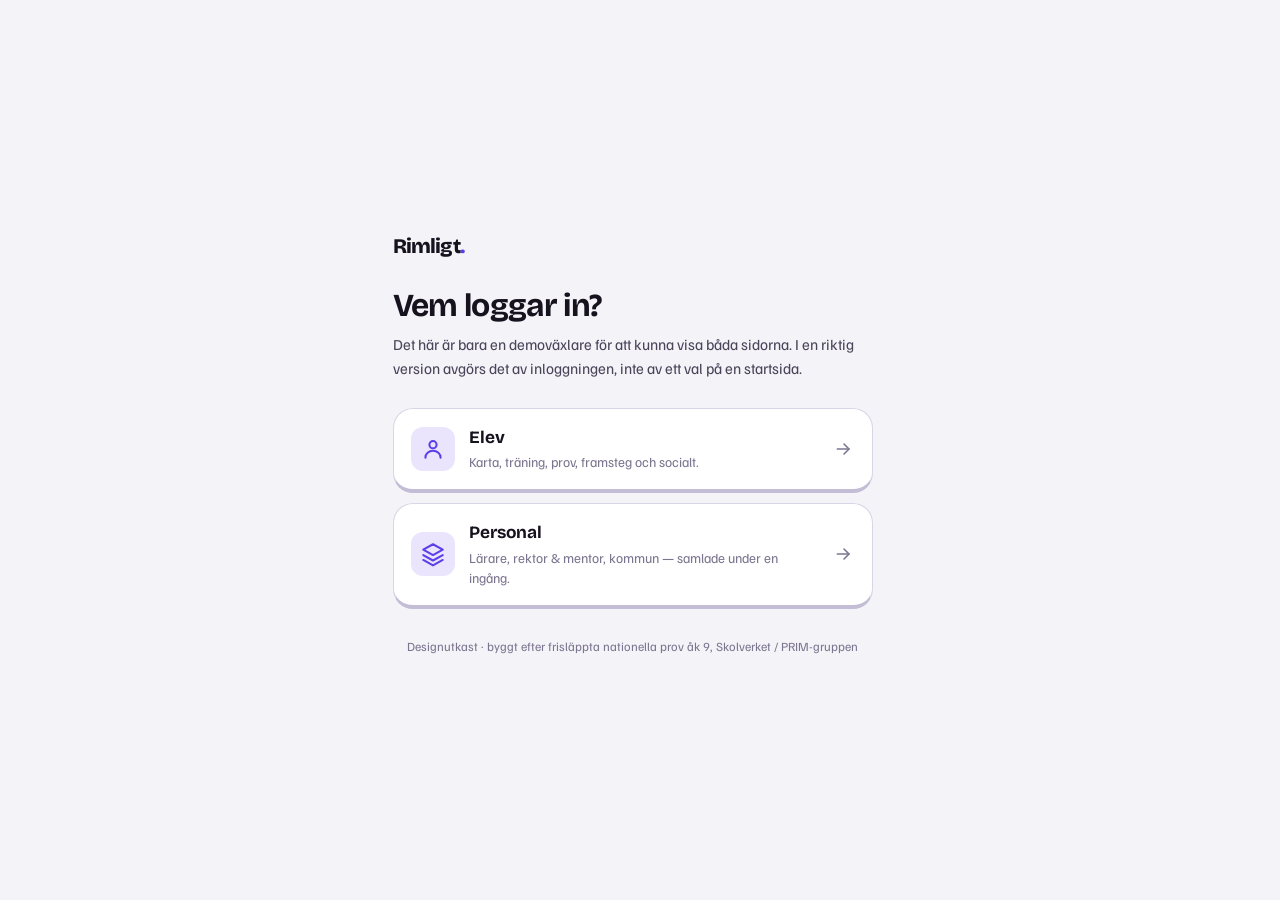
<file: index.html>
<!DOCTYPE html>
<html lang="sv">
<head>
<meta charset="utf-8">
<meta name="viewport" content="width=device-width, initial-scale=1, viewport-fit=cover">
<meta name="description" content="Rimligt — matteapp för åk 7–9, kopplad till Lgr22. Designutkast.">
<meta name="color-scheme" content="light dark">
<title>Rimligt — välj vy</title>

<link rel="preconnect" href="https://fonts.googleapis.com">
<link rel="preconnect" href="https://fonts.gstatic.com" crossorigin>
<link rel="stylesheet" href="https://fonts.googleapis.com/css2?family=Bricolage+Grotesque:opsz,wght@12..96,600;12..96,700;12..96,800&family=Familjen+Grotesk:wght@400;500;600;700&family=JetBrains+Mono:wght@400;700&display=swap">

<link rel="stylesheet" href="css/stil.css">
<link rel="icon" href="data:image/svg+xml,<svg xmlns='http://www.w3.org/2000/svg' viewBox='0 0 100 100'><text y='.9em' font-size='90'>🧮</text></svg>">
</head>
<body>

<div class="hub">
  <div class="hub-inner">
    <div class="hub-markesnamn">Rimligt<i>.</i></div>
    <h1 class="hub-rubrik">Vem loggar in?</h1>
    <p class="hub-under">
      Det här är bara en demoväxlare för att kunna visa båda sidorna. I en riktig version
      avgörs det av inloggningen, inte av ett val på en startsida.
    </p>

    <div class="hub-kort">
      <a class="hub-lank" href="elev/">
        <span class="hub-ikon" id="ik-elev"></span>
        <span class="hub-txt">
          <b>Elev</b>
          <small>Karta, träning, prov, framsteg och socialt.</small>
        </span>
        <span class="hub-pil" id="ik-pil-1"></span>
      </a>
      <a class="hub-lank" href="personal/">
        <span class="hub-ikon" id="ik-personal"></span>
        <span class="hub-txt">
          <b>Personal</b>
          <small>Lärare, rektor & mentor, kommun — samlade under en ingång.</small>
        </span>
        <span class="hub-pil" id="ik-pil-2"></span>
      </a>
    </div>

    <p class="hub-fotnot">Designutkast · byggt efter frisläppta nationella prov åk 9, Skolverket / PRIM-gruppen</p>
  </div>
</div>

<script src="js/ikoner.js"></script>
<script>
  document.getElementById('ik-elev').append(ikon('anvandare', 26));
  document.getElementById('ik-personal').append(ikon('lager', 26));
  ['ik-pil-1','ik-pil-2'].forEach(id => document.getElementById(id).append(ikon('pilHoger', 20)));
</script>
</body>
</html>
</file>
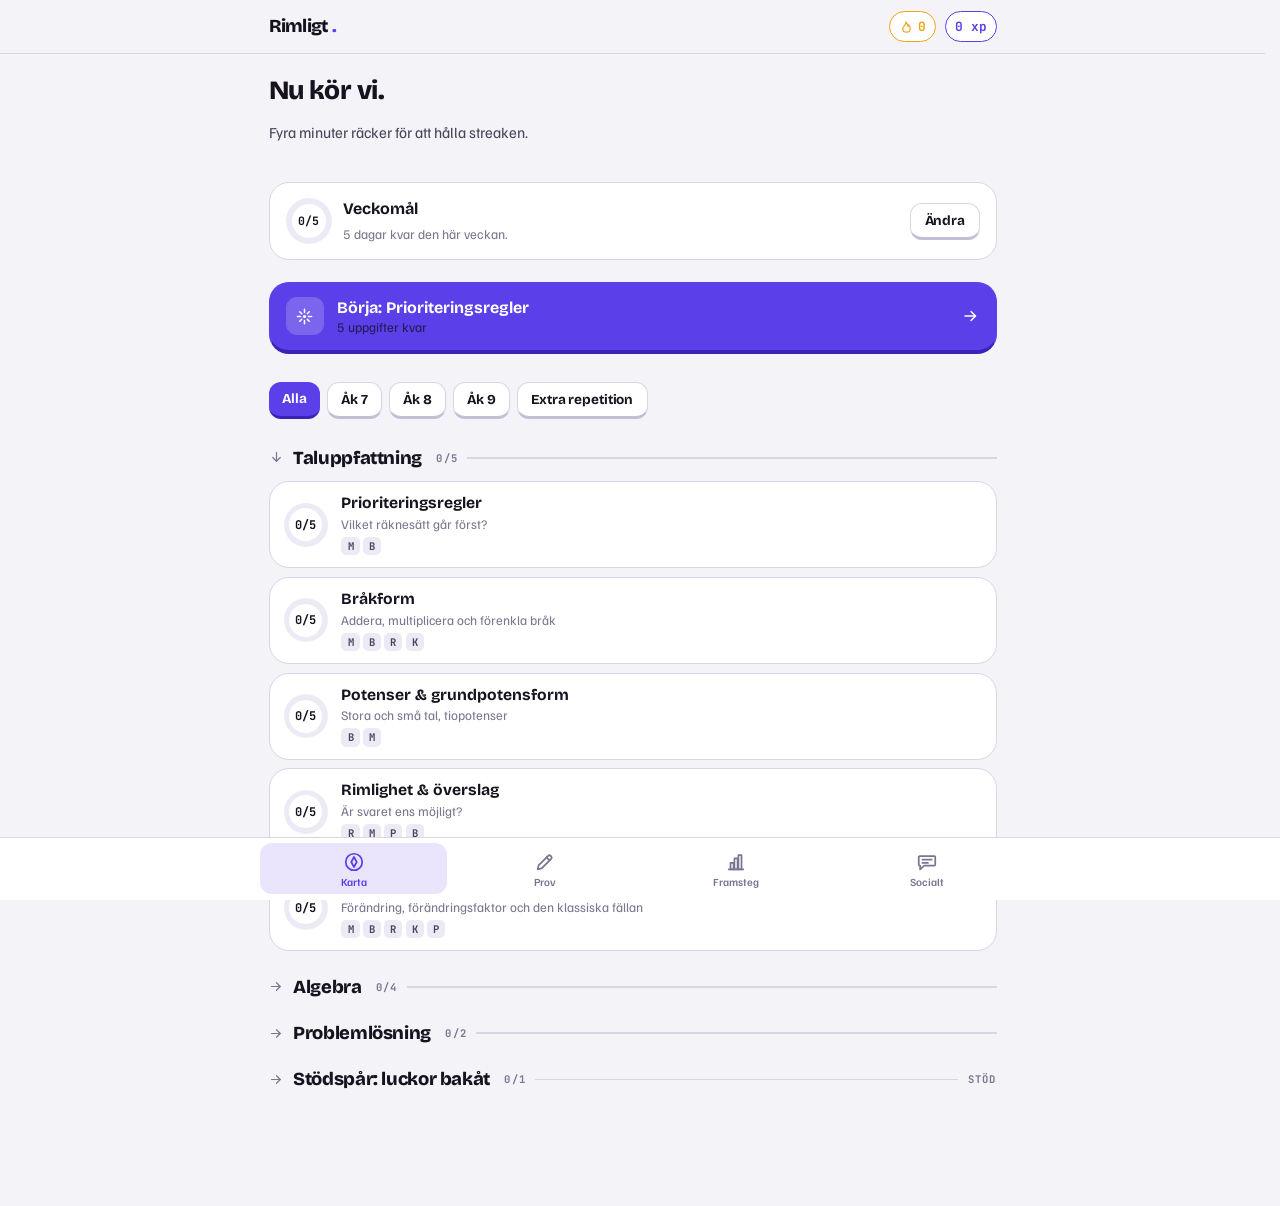
<file: elev/index.html>
<!DOCTYPE html>
<html lang="sv">
<head>
<meta charset="utf-8">
<meta name="viewport" content="width=device-width, initial-scale=1, viewport-fit=cover">
<meta name="description" content="Rimligt — matte åk 7–9, kopplad till Lgr22. Elevvy.">
<meta name="color-scheme" content="light dark">
<title>Rimligt — matte åk 7–9</title>

<link rel="preconnect" href="https://fonts.googleapis.com">
<link rel="preconnect" href="https://fonts.gstatic.com" crossorigin>
<link rel="stylesheet" href="https://fonts.googleapis.com/css2?family=Bricolage+Grotesque:opsz,wght@12..96,600;12..96,700;12..96,800&family=Familjen+Grotesk:wght@400;500;600;700&family=JetBrains+Mono:wght@400;700&display=swap">

<link rel="stylesheet" href="../css/stil.css">
<link rel="icon" href="data:image/svg+xml,<svg xmlns='http://www.w3.org/2000/svg' viewBox='0 0 100 100'><text y='.9em' font-size='90'>🧮</text></svg>">
</head>
<body>

<a class="endast-skarmlasare" href="#app">Hoppa till innehållet</a>

<div id="app">
  <noscript>
    <div style="max-width:640px;margin:3rem auto;padding:1.5rem;font-family:system-ui">
      <h1>Rimligt</h1><p>Den här demon behöver JavaScript för att fungera.</p>
    </div>
  </noscript>
</div>

<script src="../js/innehall.js"></script>
<script src="../js/ikoner.js"></script>
<script src="../js/delat.js"></script>
<script src="elev-app.js"></script>
</body>
</html>
</file>
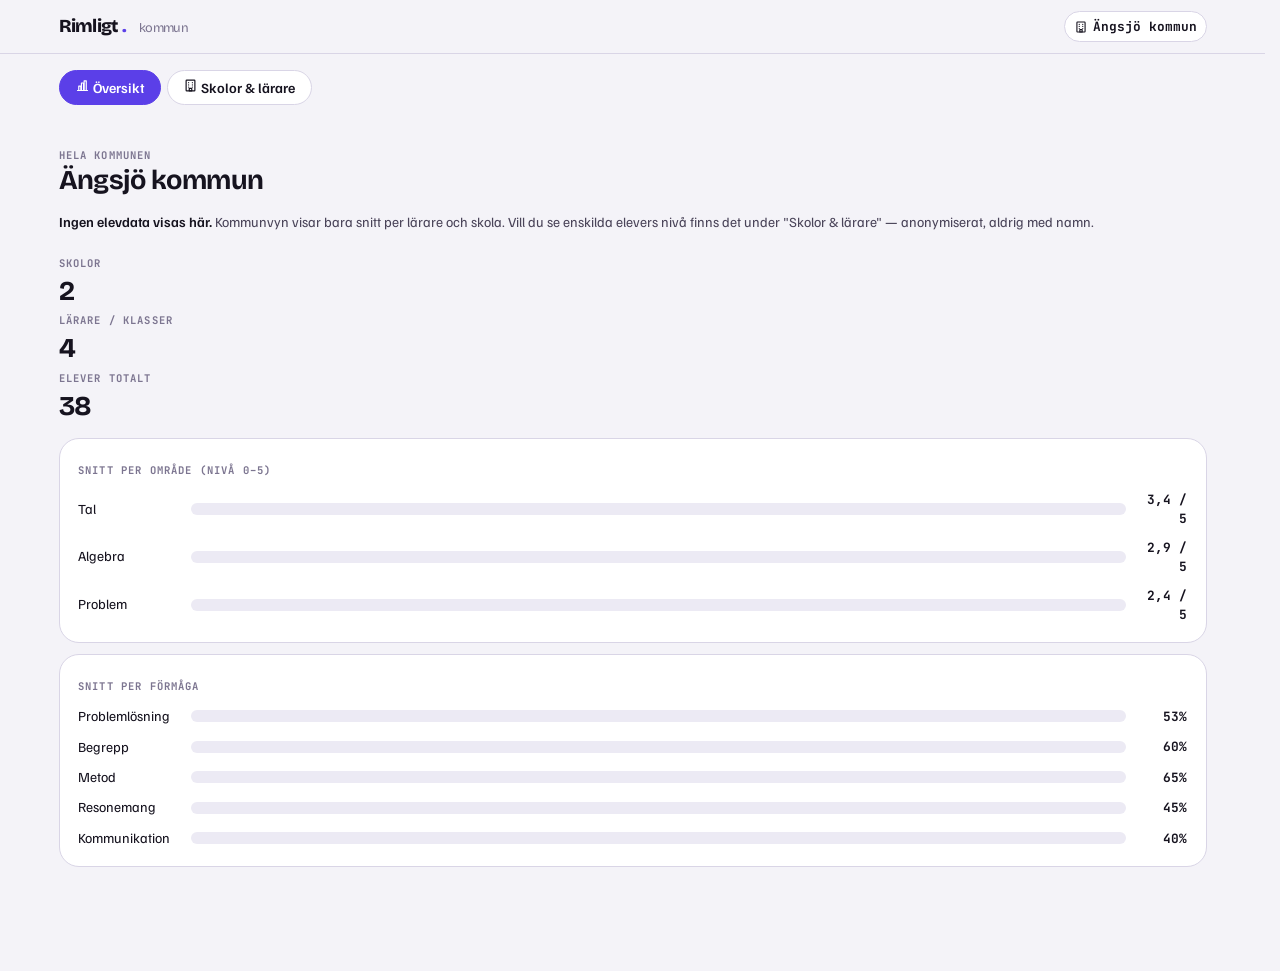
<file: kommun/index.html>
<!DOCTYPE html>
<html lang="sv">
<head>
<meta charset="utf-8">
<meta name="viewport" content="width=device-width, initial-scale=1, viewport-fit=cover">
<meta name="description" content="Rimligt — matte åk 7–9, kopplad till Lgr22. Kommunvy.">
<meta name="color-scheme" content="light dark">
<title>Rimligt — kommun</title>

<link rel="preconnect" href="https://fonts.googleapis.com">
<link rel="preconnect" href="https://fonts.gstatic.com" crossorigin>
<link rel="stylesheet" href="https://fonts.googleapis.com/css2?family=Bricolage+Grotesque:opsz,wght@12..96,600;12..96,700;12..96,800&family=Familjen+Grotesk:wght@400;500;600;700&family=JetBrains+Mono:wght@400;700&display=swap">

<link rel="stylesheet" href="../css/stil.css">
<link rel="icon" href="data:image/svg+xml,<svg xmlns='http://www.w3.org/2000/svg' viewBox='0 0 100 100'><text y='.9em' font-size='90'>🏛️</text></svg>">
</head>
<body>

<a class="endast-skarmlasare" href="#app">Hoppa till innehållet</a>

<div id="app">
  <noscript>
    <div style="max-width:640px;margin:3rem auto;padding:1.5rem;font-family:system-ui">
      <h1>Rimligt — kommun</h1><p>Den här demon behöver JavaScript för att fungera.</p>
    </div>
  </noscript>
</div>

<script src="../js/innehall.js"></script>
<script src="../js/ikoner.js"></script>
<script src="../js/delat.js"></script>
<script src="kommun-app.js"></script>
</body>
</html>
</file>
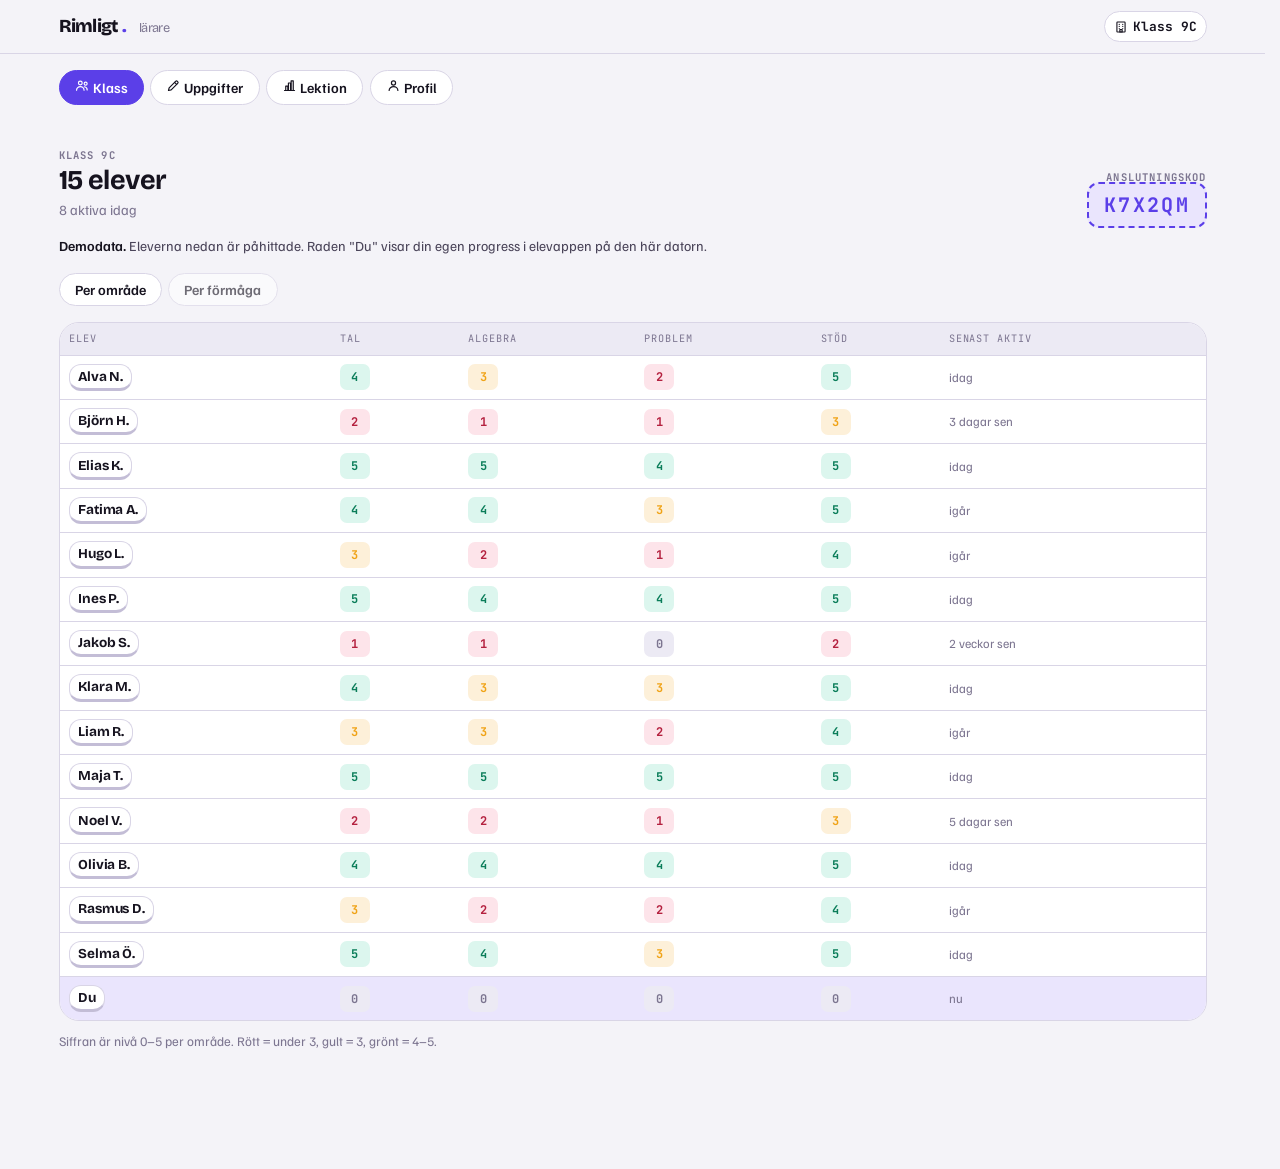
<file: larare/index.html>
<!DOCTYPE html>
<html lang="sv">
<head>
<meta charset="utf-8">
<meta name="viewport" content="width=device-width, initial-scale=1, viewport-fit=cover">
<meta name="description" content="Rimligt — matte åk 7–9, kopplad till Lgr22. Lärarvy.">
<meta name="color-scheme" content="light dark">
<title>Rimligt — lärare</title>

<link rel="preconnect" href="https://fonts.googleapis.com">
<link rel="preconnect" href="https://fonts.gstatic.com" crossorigin>
<link rel="stylesheet" href="https://fonts.googleapis.com/css2?family=Bricolage+Grotesque:opsz,wght@12..96,600;12..96,700;12..96,800&family=Familjen+Grotesk:wght@400;500;600;700&family=JetBrains+Mono:wght@400;700&display=swap">

<link rel="stylesheet" href="../css/stil.css">
<link rel="icon" href="data:image/svg+xml,<svg xmlns='http://www.w3.org/2000/svg' viewBox='0 0 100 100'><text y='.9em' font-size='90'>🧑‍🏫</text></svg>">
</head>
<body>

<a class="endast-skarmlasare" href="#app">Hoppa till innehållet</a>

<div id="app">
  <noscript>
    <div style="max-width:640px;margin:3rem auto;padding:1.5rem;font-family:system-ui">
      <h1>Rimligt — lärare</h1><p>Den här demon behöver JavaScript för att fungera.</p>
    </div>
  </noscript>
</div>

<script src="../js/innehall.js"></script>
<script src="../js/ikoner.js"></script>
<script src="../js/delat.js"></script>
<script src="larare-app.js"></script>
</body>
</html>
</file>
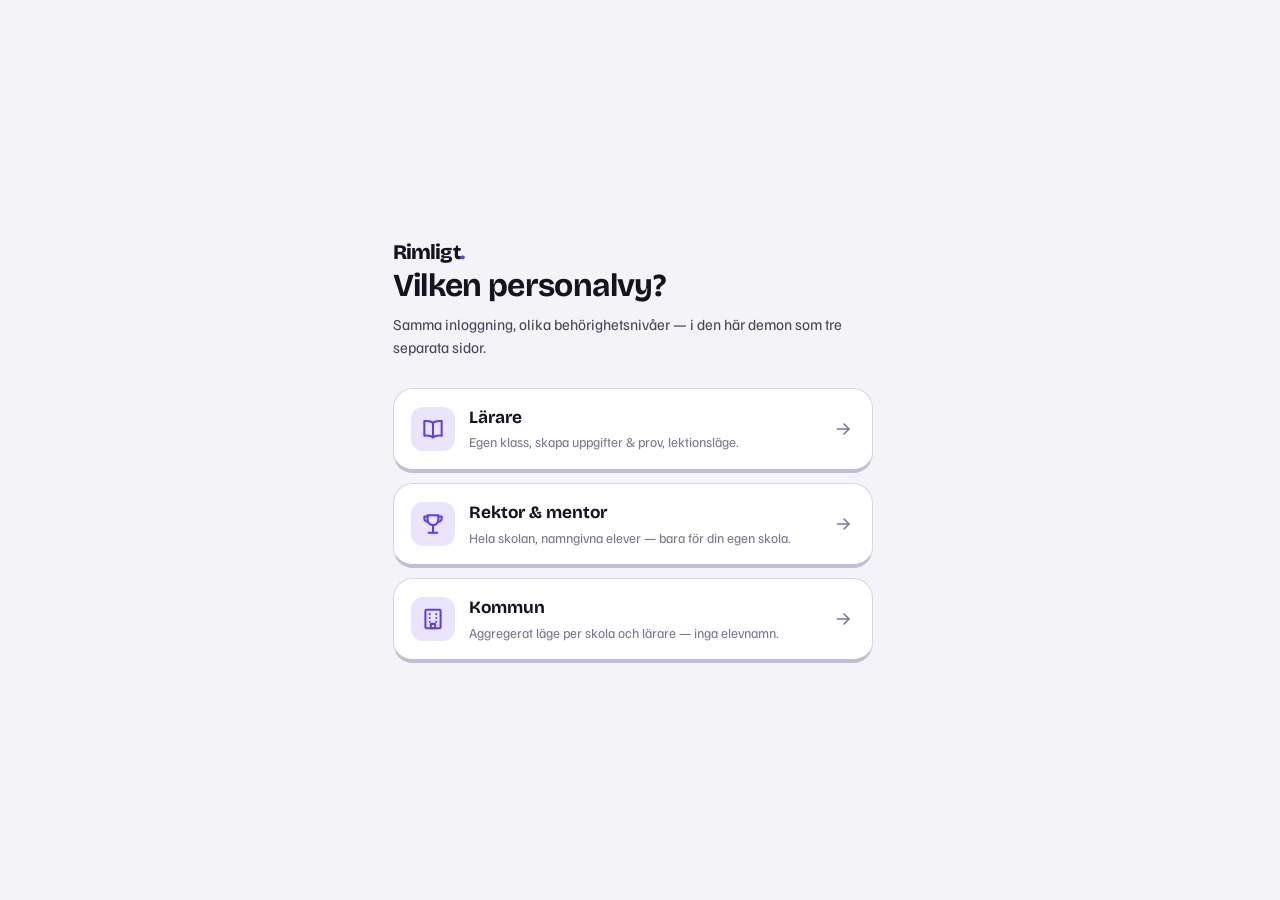
<file: personal/index.html>
<!DOCTYPE html>
<html lang="sv">
<head>
<meta charset="utf-8">
<meta name="viewport" content="width=device-width, initial-scale=1, viewport-fit=cover">
<meta name="description" content="Rimligt — personalvyer: lärare, rektor & mentor, kommun.">
<meta name="color-scheme" content="light dark">
<title>Rimligt — personal</title>

<link rel="preconnect" href="https://fonts.googleapis.com">
<link rel="preconnect" href="https://fonts.gstatic.com" crossorigin>
<link rel="stylesheet" href="https://fonts.googleapis.com/css2?family=Bricolage+Grotesque:opsz,wght@12..96,600;12..96,700;12..96,800&family=Familjen+Grotesk:wght@400;500;600;700&family=JetBrains+Mono:wght@400;700&display=swap">

<link rel="stylesheet" href="../css/stil.css">
<link rel="icon" href="data:image/svg+xml,<svg xmlns='http://www.w3.org/2000/svg' viewBox='0 0 100 100'><text y='.9em' font-size='90'>🧑‍🏫</text></svg>">
</head>
<body>

<div class="hub">
  <div class="hub-inner">
    <a class="hub-markesnamn" href="../" style="text-decoration:none">Rimligt<i>.</i></a>
    <h1 class="hub-rubrik">Vilken personalvy?</h1>
    <p class="hub-under">Samma inloggning, olika behörighetsnivåer — i den här demon som tre separata sidor.</p>

    <div class="hub-kort">
      <a class="hub-lank" href="../larare/">
        <span class="hub-ikon" id="ik-larare"></span>
        <span class="hub-txt">
          <b>Lärare</b>
          <small>Egen klass, skapa uppgifter & prov, lektionsläge.</small>
        </span>
        <span class="hub-pil" id="ik-pil-1"></span>
      </a>
      <a class="hub-lank" href="../rektor/">
        <span class="hub-ikon" id="ik-rektor"></span>
        <span class="hub-txt">
          <b>Rektor & mentor</b>
          <small>Hela skolan, namngivna elever — bara för din egen skola.</small>
        </span>
        <span class="hub-pil" id="ik-pil-2"></span>
      </a>
      <a class="hub-lank" href="../kommun/">
        <span class="hub-ikon" id="ik-kommun"></span>
        <span class="hub-txt">
          <b>Kommun</b>
          <small>Aggregerat läge per skola och lärare — inga elevnamn.</small>
        </span>
        <span class="hub-pil" id="ik-pil-3"></span>
      </a>
    </div>
  </div>
</div>

<script src="../js/ikoner.js"></script>
<script>
  document.getElementById('ik-larare').append(ikon('bok', 26));
  document.getElementById('ik-rektor').append(ikon('pokal', 26));
  document.getElementById('ik-kommun').append(ikon('byggnad', 26));
  ['ik-pil-1','ik-pil-2','ik-pil-3'].forEach(id => document.getElementById(id).append(ikon('pilHoger', 20)));
</script>
</body>
</html>
</file>
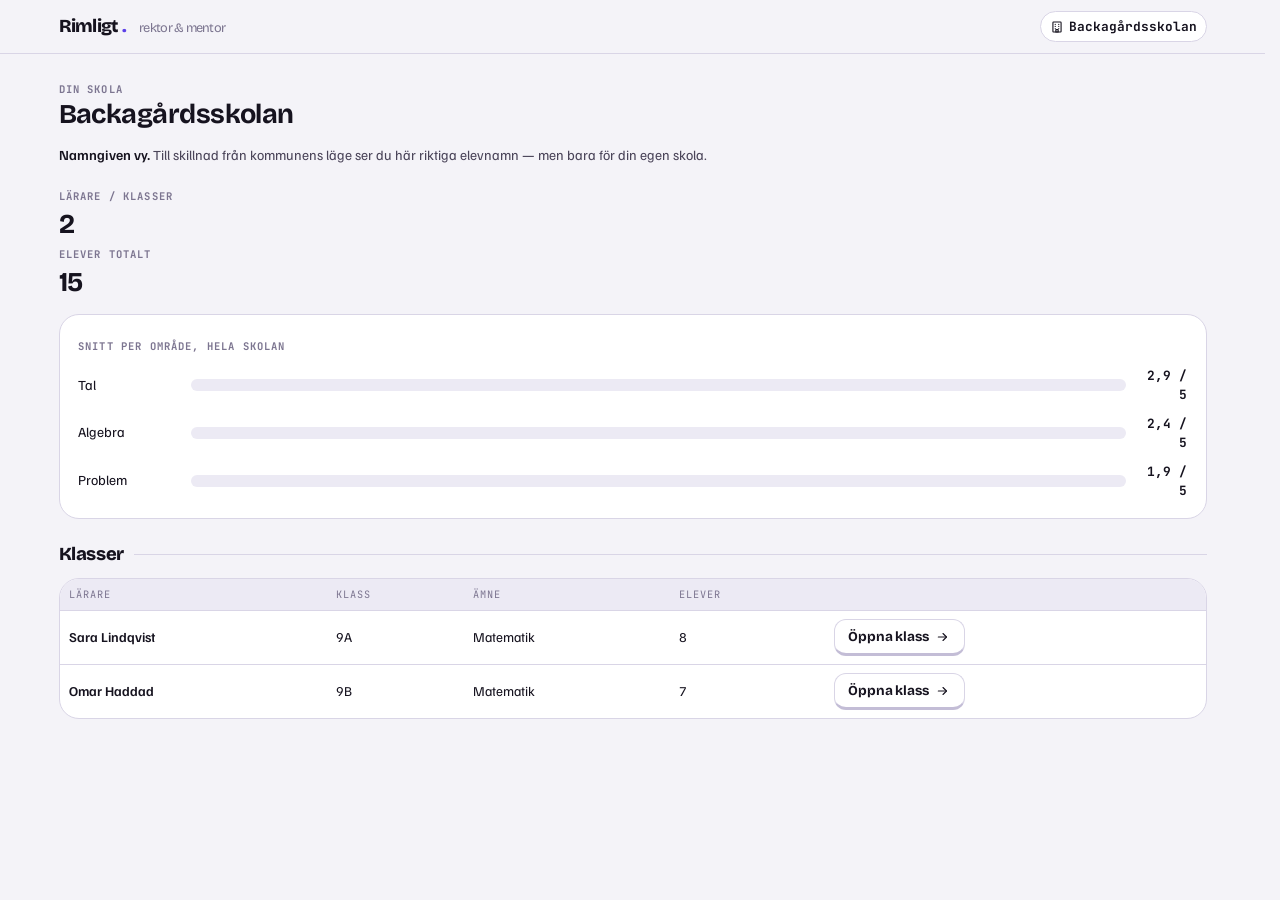
<file: rektor/index.html>
<!DOCTYPE html>
<html lang="sv">
<head>
<meta charset="utf-8">
<meta name="viewport" content="width=device-width, initial-scale=1, viewport-fit=cover">
<meta name="description" content="Rimligt — matte åk 7–9, kopplad till Lgr22. Rektor & mentor.">
<meta name="color-scheme" content="light dark">
<title>Rimligt — rektor & mentor</title>

<link rel="preconnect" href="https://fonts.googleapis.com">
<link rel="preconnect" href="https://fonts.gstatic.com" crossorigin>
<link rel="stylesheet" href="https://fonts.googleapis.com/css2?family=Bricolage+Grotesque:opsz,wght@12..96,600;12..96,700;12..96,800&family=Familjen+Grotesk:wght@400;500;600;700&family=JetBrains+Mono:wght@400;700&display=swap">

<link rel="stylesheet" href="../css/stil.css">
<link rel="icon" href="data:image/svg+xml,<svg xmlns='http://www.w3.org/2000/svg' viewBox='0 0 100 100'><text y='.9em' font-size='90'>🏫</text></svg>">
</head>
<body>

<a class="endast-skarmlasare" href="#app">Hoppa till innehållet</a>

<div id="app">
  <noscript>
    <div style="max-width:640px;margin:3rem auto;padding:1.5rem;font-family:system-ui">
      <h1>Rimligt — rektor & mentor</h1><p>Den här demon behöver JavaScript för att fungera.</p>
    </div>
  </noscript>
</div>

<script src="../js/innehall.js"></script>
<script src="../js/ikoner.js"></script>
<script src="../js/delat.js"></script>
<script src="rektor-app.js"></script>
</body>
</html>
</file>
<file: css/stil.css>
/* ==========================================================================
   RIMLIGT — utseende
   Allt färg- och formspråk styrs av variablerna längst upp. Vill du ändra
   känslan: ändra --primar och --radie, så följer resten med.
   ========================================================================== */

:root{
  /* ljust tema */
  --bg:#F4F3F8;
  --yta:#FFFFFF;
  --yta-2:#ECEAF4;
  --yta-3:#DFDCEC;
  --text:#16131F;
  --text-2:#4A4459;
  --text-3:#7C7590;
  --linje:#D9D5E6;
  --linje-stark:#C3BDD6;

  --primar:#5B3FE8;
  --primar-djup:#3B22B8;
  --primar-mjuk:#EAE5FD;
  --primar-text:#FFFFFF;

  --ratt:#0FA97A;
  --ratt-djup:#0A7D59;
  --ratt-mjuk:#DCF6EE;

  --fel:#E8365C;
  --fel-djup:#B4213F;
  --fel-mjuk:#FDE4EA;

  --guld:#F0A317;
  --guld-mjuk:#FDF0D9;

  --radie:20px;
  --radie-s:12px;
  --knapp-djup:4px;

  --display:"Bricolage Grotesque","Familjen Grotesk",system-ui,sans-serif;
  --ui:"Familjen Grotesk",system-ui,-apple-system,"Segoe UI",sans-serif;
  --mono:"JetBrains Mono",ui-monospace,Consolas,monospace;
}

@media (prefers-color-scheme:dark){
  :root:not([data-tema="ljust"]){
    --bg:#0E0C16;
    --yta:#191527;
    --yta-2:#221D33;
    --yta-3:#2E2744;
    --text:#F2F0F8;
    --text-2:#BDB6D0;
    --text-3:#8C84A3;
    --linje:#2E2844;
    --linje-stark:#43395F;

    --primar:#8B72FF;
    --primar-djup:#5B3FE8;
    --primar-mjuk:#221C3D;
    --primar-text:#0E0C16;

    --ratt:#2DD69C;
    --ratt-djup:#12A377;
    --ratt-mjuk:#102E26;

    --fel:#FF6B8A;
    --fel-djup:#D63E63;
    --fel-mjuk:#33141F;

    --guld:#FFC24D;
    --guld-mjuk:#2E2210;
  }
}
:root[data-tema="morkt"]{
  --bg:#0E0C16; --yta:#191527; --yta-2:#221D33; --yta-3:#2E2744;
  --text:#F2F0F8; --text-2:#BDB6D0; --text-3:#8C84A3;
  --linje:#2E2844; --linje-stark:#43395F;
  --primar:#8B72FF; --primar-djup:#5B3FE8; --primar-mjuk:#221C3D; --primar-text:#0E0C16;
  --ratt:#2DD69C; --ratt-djup:#12A377; --ratt-mjuk:#102E26;
  --fel:#FF6B8A; --fel-djup:#D63E63; --fel-mjuk:#33141F;
  --guld:#FFC24D; --guld-mjuk:#2E2210;
}

*{box-sizing:border-box}
html{scrollbar-gutter:stable}
html,body{height:100%}
body{
  margin:0;background:var(--bg);color:var(--text);
  font-family:var(--ui);font-size:16px;line-height:1.5;
  -webkit-font-smoothing:antialiased;
  overscroll-behavior-y:none;
}
h1,h2,h3,h4{font-family:var(--display);margin:0;letter-spacing:-.02em;line-height:1.12;text-wrap:balance}
button{font-family:inherit;font-size:inherit;color:inherit}
:focus-visible{outline:3px solid var(--primar);outline-offset:3px;border-radius:6px}
.dold{display:none!important}
.endast-skarmlasare{
  position:absolute;width:1px;height:1px;padding:0;margin:-1px;
  overflow:hidden;clip:rect(0 0 0 0);white-space:nowrap;border:0;
}

/* ====================== APPSKAL ====================== */
#app{min-height:100%;display:flex;flex-direction:column}
.sida{
  flex:1;width:100%;max-width:760px;margin:0 auto;
  padding:0 1rem 6.5rem;
}
.sida.bred{max-width:1180px}

/* ---- topprad ---- */
.topp{
  position:sticky;top:0;z-index:40;background:var(--bg);
  border-bottom:1px solid var(--linje);
}
.topp-inner{
  max-width:760px;margin:0 auto;padding:.7rem 1rem;
  display:flex;align-items:center;gap:.55rem;
}
.sida.bred ~ .topp .topp-inner,.topp-inner.bred{max-width:1180px}
.markesnamn{
  font-family:var(--display);font-weight:800;font-size:1.15rem;letter-spacing:-.04em;
  color:var(--text);text-decoration:none;margin-right:auto;display:flex;align-items:baseline;gap:.3rem;
}
.markesnamn i{font-style:normal;color:var(--primar)}
.statchip{
  display:inline-flex;align-items:center;gap:.3rem;
  font-family:var(--mono);font-size:.8rem;font-weight:700;
  background:var(--yta);border:1.5px solid var(--linje);
  padding:.3rem .55rem;border-radius:999px;font-variant-numeric:tabular-nums;
}
.statchip.streak{color:var(--guld);border-color:var(--guld)}
.statchip.xp{color:var(--primar);border-color:var(--primar)}
.ikonknapp{
  background:var(--yta);border:1.5px solid var(--linje);border-radius:999px;
  width:34px;height:34px;display:grid;place-items:center;cursor:pointer;padding:0;
}
.ikonknapp:hover{border-color:var(--primar-djup)}

/* ---- bottennavigering ---- */
.botten{
  position:fixed;bottom:0;left:0;right:0;z-index:45;
  background:var(--yta);border-top:1px solid var(--linje);
  padding:.35rem .5rem calc(.35rem + env(safe-area-inset-bottom));
}
.botten-inner{
  max-width:760px;margin:0 auto;display:grid;grid-template-columns:repeat(4,1fr);gap:.25rem;
}
.navknapp{
  background:none;border:0;cursor:pointer;border-radius:var(--radie-s);
  padding:.45rem .2rem .4rem;display:grid;justify-items:center;gap:.15rem;
  font-size:.68rem;font-weight:600;color:var(--text-3);
}
.navknapp svg{width:22px;height:22px}
.navknapp[aria-current="page"]{color:var(--primar);background:var(--primar-mjuk)}

/* ====================== BYGGSTENAR ====================== */
.kort{
  background:var(--yta);border:1.5px solid var(--linje);border-radius:var(--radie);
  padding:1.1rem 1.15rem;
}
.knapp{
  display:inline-flex;align-items:center;justify-content:center;gap:.45rem;
  font-family:var(--display);font-weight:700;font-size:1rem;letter-spacing:-.01em;
  padding:.8rem 1.3rem;border-radius:var(--radie-s);cursor:pointer;
  background:var(--primar);color:var(--primar-text);
  border:0;border-bottom:var(--knapp-djup) solid var(--primar-djup);
  text-decoration:none;
}
.knapp:active{transform:translateY(var(--knapp-djup));border-bottom-width:0;margin-bottom:var(--knapp-djup)}
.knapp.bred{width:100%}
.knapp.stor{font-size:1.1rem;padding:1rem 1.4rem}
.knapp.tyst{
  background:var(--yta);color:var(--text);
  border:1.5px solid var(--linje);border-bottom:var(--knapp-djup) solid var(--linje-stark);
}
.knapp.gron{background:var(--ratt);border-bottom-color:var(--ratt-djup);color:#fff}
.knapp:disabled{opacity:.45;cursor:not-allowed;transform:none}
.knapp.liten{font-size:.85rem;padding:.5rem .85rem;--knapp-djup:3px}

.etikett{
  font-family:var(--mono);font-size:.66rem;font-weight:700;
  letter-spacing:.11em;text-transform:uppercase;color:var(--text-3);
}
.fm-chip{
  font-family:var(--mono);font-size:.66rem;font-weight:700;
  background:var(--yta-2);color:var(--text-2);
  padding:.13rem .38rem;border-radius:5px;
}
.eca-chip{
  font-family:var(--mono);font-size:.68rem;font-weight:700;
  border:1.5px solid var(--primar);color:var(--primar);
  padding:.05rem .35rem;border-radius:5px;font-variant-numeric:tabular-nums;
}

/* ====================== KARTAN ====================== */
.karta-topp{padding:1.35rem 0 .5rem}
.halsning{font-size:1.65rem;font-weight:800;margin-bottom:.15rem}
.halsning-under{color:var(--text-2);font-size:.95rem}

.malrad{
  display:flex;align-items:center;gap:.7rem;margin:1rem 0 1.4rem;
  background:var(--yta);border:1.5px solid var(--linje);border-radius:var(--radie);
  padding:.85rem 1rem;
}
.malring{
  --p:0;
  width:46px;height:46px;border-radius:50%;flex:none;
  background:conic-gradient(var(--primar) calc(var(--p)*1%),var(--yta-2) 0);
  display:grid;place-items:center;
}
.malring::after{
  content:"";width:34px;height:34px;border-radius:50%;background:var(--yta);
  grid-area:1/1;
}
.malring span{
  grid-area:1/1;z-index:1;font-family:var(--mono);font-size:.72rem;font-weight:700;
}
.malrad-text{flex:1;min-width:0}
.malrad-text b{display:block;font-family:var(--display);font-size:1rem}
.malrad-text small{color:var(--text-3);font-size:.83rem}

.uppdrag{display:grid;gap:.6rem;margin-bottom:1.75rem}
.uppdragskort{
  display:flex;align-items:center;gap:.85rem;text-align:left;width:100%;
  background:var(--yta);border:1.5px solid var(--linje);
  border-bottom:var(--knapp-djup) solid var(--linje-stark);
  border-radius:var(--radie);padding:.9rem 1rem;cursor:pointer;
}
.uppdragskort:hover{border-color:var(--primar);border-bottom-color:var(--primar-djup)}
.uppdragskort.primar{
  background:var(--primar);color:var(--primar-text);
  border-color:var(--primar);border-bottom-color:var(--primar-djup);
}
.uppdragskort.primar .uk-under{color:rgba(255,255,255,.78)}
:root[data-tema="morkt"] .uppdragskort.primar .uk-under,
:root:not([data-tema="ljust"]) .uppdragskort.primar .uk-under{color:rgba(14,12,22,.7)}
.uk-ikon{
  width:38px;height:38px;border-radius:11px;flex:none;display:grid;place-items:center;
  background:var(--yta-2);font-size:1.15rem;
}
.uppdragskort.primar .uk-ikon{background:rgba(255,255,255,.2)}
.uppdragskort.gjort{opacity:.6}
.uppdragskort.gjort .uk-ikon{background:var(--ratt-mjuk);color:var(--ratt-djup)}
.uk-txt{flex:1;min-width:0}
.uk-txt b{display:block;font-family:var(--display);font-size:1rem;line-height:1.2}
.uk-under{font-size:.83rem;color:var(--text-3);display:block;margin-top:.1rem}

.filterrad{
  display:flex;gap:.4rem;overflow-x:auto;padding-bottom:.2rem;margin-bottom:1.1rem;
  scrollbar-width:none;
}
.filterrad::-webkit-scrollbar{display:none}
.filterrad .knapp{white-space:nowrap;flex:none}

.omradesrubrik{
  display:flex;align-items:center;gap:.6rem;margin:1.6rem 0 .8rem;
}
.omradesrubrik h2{font-size:1.15rem;font-weight:800}
.omradesrubrik .strec{flex:1;height:1.5px;background:var(--linje)}
.omradesrubrik-knapp{
  background:none;border:0;padding:0;width:100%;cursor:pointer;
  font-family:inherit;color:inherit;text-align:left;
}
.omr-chevron{flex:none;color:var(--text-3);transition:transform .15s ease}
.omr-chevron.oppen{transform:rotate(90deg)}

.stig{display:grid;gap:.55rem}
.nod{
  display:flex;align-items:center;gap:.85rem;text-align:left;width:100%;
  background:var(--yta);border:1.5px solid var(--linje);border-radius:var(--radie);
  padding:.75rem .9rem;cursor:pointer;
}
.nod:hover{border-color:var(--primar)}
.nod.klar{border-color:var(--ratt)}
.ring{
  width:44px;height:44px;flex:none;border-radius:50%;display:grid;place-items:center;
  --p:0;background:conic-gradient(var(--primar) calc(var(--p)*1%),var(--yta-2) 0);
}
.ring::after{content:"";grid-area:1/1;width:33px;height:33px;border-radius:50%;background:var(--yta)}
.ring b{grid-area:1/1;z-index:1;font-family:var(--mono);font-size:.75rem;font-weight:700}
.nod.klar .ring{background:var(--ratt)}
.nod.klar .ring b{color:var(--ratt)}
.nod-txt{flex:1;min-width:0}
.nod-txt b{display:block;font-family:var(--display);font-size:.98rem;line-height:1.2}
.nod-txt small{color:var(--text-3);font-size:.82rem}
.nod-fm{display:flex;gap:.2rem;flex-wrap:wrap;margin-top:.25rem}

/* ====================== MODAL ====================== */
.overlagg{
  position:fixed;inset:0;z-index:60;background:rgba(10,8,18,.55);
  display:flex;align-items:flex-end;justify-content:center;padding:0;
}
@media (min-width:640px){.overlagg{align-items:center;padding:1rem}}
.ark{
  background:var(--yta);border-radius:var(--radie) var(--radie) 0 0;
  width:100%;max-width:520px;padding:1.3rem 1.2rem 1.5rem;
  border:1.5px solid var(--linje);border-bottom:0;
  max-height:88vh;overflow-y:auto;
}
@media (min-width:640px){.ark{border-radius:var(--radie);border-bottom:1.5px solid var(--linje)}}
.ark h2{font-size:1.35rem;margin-bottom:.25rem}
.ark .centralt{
  font-size:.83rem;color:var(--text-3);background:var(--yta-2);
  border-radius:var(--radie-s);padding:.6rem .75rem;margin:.85rem 0;
  border-left:3px solid var(--primar);
}
.ark-knappar{display:grid;gap:.55rem;margin-top:1.1rem}

/* ====================== ÖVNING / LEKTION ====================== */
.ovningstopp{
  position:sticky;top:var(--topp-h,0px);z-index:30;background:var(--bg);
  padding:.7rem 0 .6rem;display:flex;align-items:center;gap:.7rem;
}
.stangknapp{
  background:none;border:0;cursor:pointer;color:var(--text-3);
  font-size:1.5rem;line-height:1;padding:.15rem .4rem;border-radius:8px;
}
.stangknapp:hover{color:var(--fel)}
.progressspar{
  flex:1;height:13px;background:var(--yta-2);border-radius:999px;overflow:hidden;
}
.progressfyll{
  height:100%;background:var(--primar);border-radius:999px;width:0%;
  transition:width .28s cubic-bezier(.2,.9,.3,1);
}
.progressfyll.gron{background:var(--ratt)}

.uppgiftsyta{padding:.6rem 0 1rem}
.uppg-meta{display:flex;align-items:center;gap:.4rem;flex-wrap:wrap;margin-bottom:.85rem}
.fraga{
  font-family:var(--display);font-weight:600;font-size:1.28rem;line-height:1.32;
  margin:0 0 1.15rem;
}
@media (min-width:600px){.fraga{font-size:1.42rem}}

/* svarsformer */
.svarsyta{display:grid;gap:.55rem}
.alt{
  display:flex;align-items:center;gap:.7rem;text-align:left;width:100%;
  background:var(--yta);border:2px solid var(--linje);
  border-bottom:var(--knapp-djup) solid var(--linje-stark);
  border-radius:var(--radie-s);padding:.85rem 1rem;cursor:pointer;
  font-size:1rem;
}
.alt:hover:not(:disabled){border-color:var(--primar)}
.alt .tangent{
  font-family:var(--mono);font-size:.72rem;font-weight:700;color:var(--text-3);
  border:1.5px solid var(--linje);border-radius:6px;padding:.05rem .32rem;flex:none;
}
.alt.vald{border-color:var(--primar);background:var(--primar-mjuk)}
.alt.vald .tangent{border-color:var(--primar);color:var(--primar)}
.alt.ratt{border-color:var(--ratt);background:var(--ratt-mjuk)}
.alt.fel{border-color:var(--fel);background:var(--fel-mjuk)}
.alt:disabled{cursor:default}

.svarsfalt{
  display:flex;align-items:center;gap:.6rem;
}
.svarsfalt input{
  font-family:var(--mono);font-size:1.45rem;font-weight:700;
  width:100%;max-width:260px;padding:.7rem .85rem;
  background:var(--yta);color:var(--text);
  border:2px solid var(--linje);border-radius:var(--radie-s);
  text-align:center;
}
.svarsfalt input:focus{border-color:var(--primar);outline:none}
.svarsfalt input.ratt{border-color:var(--ratt);background:var(--ratt-mjuk)}
.svarsfalt input.fel{border-color:var(--fel);background:var(--fel-mjuk)}
.svarsfalt .enhet{font-size:1rem;color:var(--text-2);font-weight:600}
.hjalptext{font-size:.82rem;color:var(--text-3);margin-top:.4rem}

/* uppställning */
.uppst-yta{display:flex;justify-content:center;padding:.4rem 0 .2rem}
.uppst{
  display:grid;gap:4px;font-family:var(--mono);
  background:var(--yta);border:1.5px solid var(--linje);
  border-radius:var(--radie-s);padding:.9rem 1rem;
}
.uppst-rad{display:grid;gap:4px;align-items:center}
.uppst-op{
  font-family:var(--mono);font-size:1.3rem;font-weight:700;color:var(--text-2);
  display:grid;place-items:center;
}
.uppst-cell{
  width:42px;height:48px;display:grid;place-items:center;
  font-family:var(--mono);font-size:1.4rem;font-weight:700;
}
.uppst-cell.fast{color:var(--text)}
.uppst-cell.tom{}
.uppst input{
  width:42px;height:48px;padding:0;text-align:center;
  font-family:var(--mono);font-size:1.4rem;font-weight:700;
  background:var(--yta-2);color:var(--text);
  border:2px solid var(--linje);border-radius:9px;
}
.uppst input:focus{border-color:var(--primar);background:var(--primar-mjuk);outline:none}
.uppst input.minne{
  width:42px;height:26px;font-size:.85rem;
  background:var(--guld-mjuk);border-color:transparent;color:var(--guld);
}
.uppst input.minne:focus{border-color:var(--guld)}
.uppst input.ratt{border-color:var(--ratt);background:var(--ratt-mjuk);color:var(--ratt-djup)}
.uppst input.fel{border-color:var(--fel);background:var(--fel-mjuk);color:var(--fel-djup)}
.uppst-strec{height:3px;background:var(--text);border-radius:2px;margin:2px 0}
.knappsats{
  display:grid;grid-template-columns:repeat(5,1fr);gap:.4rem;
  max-width:340px;margin:.9rem auto 0;
}
.knappsats button{
  font-family:var(--mono);font-size:1.1rem;font-weight:700;
  padding:.6rem 0;border-radius:10px;cursor:pointer;
  background:var(--yta);color:var(--text);
  border:1.5px solid var(--linje);border-bottom:3px solid var(--linje-stark);
}
.knappsats button:active{transform:translateY(3px);border-bottom-width:0;margin-bottom:3px}
.knappsats button.rensa{color:var(--fel);grid-column:span 2}

/* ---- rimlighetssteget ---- */
.rimlighet-ruta{
  background:var(--guld-mjuk);border:1.5px solid var(--guld);
  border-radius:var(--radie);padding:1rem 1.1rem;margin-bottom:1.1rem;
}
.rimlighet-ruta .etikett{color:var(--guld)}
.rimlighet-ruta h3{font-size:1.05rem;margin:.3rem 0 .8rem}

/* ---- ledtrådar ---- */
.ledtrad{
  background:var(--primar-mjuk);border-left:3px solid var(--primar);
  border-radius:0 var(--radie-s) var(--radie-s) 0;
  padding:.75rem .9rem;margin-top:.7rem;font-size:.95rem;
}
.ledtrad .etikett{color:var(--primar);display:block;margin-bottom:.2rem}
.losningsruta{
  background:var(--yta-2);border-radius:var(--radie-s);
  padding:.85rem 1rem;margin-top:.8rem;
}
.losningsruta .etikett{display:block;margin-bottom:.45rem}
.losningsruta ol{margin:0;padding-left:1.2rem;font-family:var(--mono);font-size:.88rem;line-height:1.75}
.losningsruta li::marker{color:var(--text-3)}
.kalla{font-size:.75rem;color:var(--text-3);margin-top:.7rem;font-style:italic}

/* ---- responsraden ---- */
.respons{
  position:fixed;left:0;right:0;bottom:0;z-index:50;
  background:var(--yta);border-top:2px solid var(--linje);
  padding:.9rem 1rem calc(1rem + env(safe-area-inset-bottom));
  transform:translateY(102%);
}
.respons.visas{transform:translateY(0)}
@media (prefers-reduced-motion:no-preference){
  .respons{transition:transform .22s cubic-bezier(.2,.9,.3,1)}
}
.respons.ratt{background:var(--ratt-mjuk);border-top-color:var(--ratt)}
.respons.fel{background:var(--fel-mjuk);border-top-color:var(--fel)}
.respons-inner{
  max-width:760px;margin:0 auto;display:flex;align-items:center;gap:1rem;flex-wrap:wrap;
}
.respons-txt{flex:1;min-width:180px}
.respons-txt b{font-family:var(--display);font-size:1.15rem;display:block}
.respons-txt span{font-size:.9rem;color:var(--text-2)}
.respons.ratt .respons-txt b{color:var(--ratt-djup)}
.respons.fel .respons-txt b{color:var(--fel-djup)}
.xp-pop{
  font-family:var(--mono);font-weight:700;font-size:.95rem;color:var(--ratt-djup);
  background:var(--yta);border-radius:999px;padding:.2rem .6rem;border:1.5px solid var(--ratt);
}

.verktygsrad{display:flex;gap:.5rem;flex-wrap:wrap;margin-top:1rem}

/* ====================== LEKTION ====================== */
.steg-kort{margin-bottom:1rem}
.steg-kort h3{font-size:1.2rem;margin-bottom:.5rem}
.steg-kort p{margin:0 0 .9rem;color:var(--text-2)}
.exempel{
  font-family:var(--mono);font-size:.95rem;line-height:1.9;
  background:var(--yta-2);border-radius:var(--radie-s);padding:.8rem 1rem;
  white-space:pre-wrap;
}
.stegprickar{display:flex;gap:.3rem;justify-content:center;margin:1.2rem 0}
.stegprick{width:8px;height:8px;border-radius:50%;background:var(--linje-stark)}
.stegprick.aktiv{background:var(--primar);width:22px;border-radius:999px}

/* ====================== PROV ====================== */
.provlage .topp,.provlage .botten{display:none}
.provtopp{
  position:sticky;top:0;z-index:30;background:var(--bg);
  border-bottom:1.5px solid var(--linje);
  padding:.7rem 0;display:flex;align-items:center;gap:.8rem;
}
.timer{
  font-family:var(--mono);font-weight:700;font-size:1rem;
  font-variant-numeric:tabular-nums;
}
.timer.brannande{color:var(--fel)}
.provnummer{font-family:var(--mono);font-size:.85rem;color:var(--text-3);margin-left:auto}

.resultatkort{margin-bottom:1rem}
.resultat-stor{
  font-family:var(--mono);font-size:2.6rem;font-weight:700;line-height:1;
  color:var(--primar);
}
.stapelrad{display:grid;gap:.6rem;margin-top:.9rem}
.stapel{display:grid;grid-template-columns:6.5rem 1fr 3.2rem;gap:.6rem;align-items:center;font-size:.87rem}
.stapel-spar{height:12px;background:var(--yta-2);border-radius:999px;overflow:hidden}
.stapel-fyll{height:100%;background:var(--primar);border-radius:999px}
.stapel b{font-family:var(--mono);font-size:.8rem;text-align:right;font-variant-numeric:tabular-nums}

.facit{display:grid;gap:.5rem;margin-top:.8rem}
.facitrad{
  background:var(--yta);border:1.5px solid var(--linje);
  border-left:4px solid var(--fel);border-radius:var(--radie-s);
  padding:.65rem .85rem;font-size:.9rem;
}
.facitrad.ok{border-left-color:var(--ratt)}
.facitrad b{font-family:var(--display);display:block;font-size:.95rem;margin-bottom:.15rem}
.facitrad small{color:var(--text-3)}

/* ====================== FRAMSTEG ====================== */
.formageruta{margin-bottom:1rem}
.formagestapel{display:grid;grid-template-columns:auto 1fr auto;gap:.7rem;align-items:center;padding:.5rem 0}
.formagestapel + .formagestapel{border-top:1px solid var(--linje)}
.formagestapel .kod{
  font-family:var(--mono);font-weight:700;font-size:.8rem;
  width:26px;height:26px;display:grid;place-items:center;border-radius:7px;
  background:var(--primar-mjuk);color:var(--primar);
}
.formagestapel .namn{font-size:.92rem}
.formagestapel .namn small{display:block;color:var(--text-3);font-size:.76rem}
.formagestapel .varde{font-family:var(--mono);font-weight:700;font-size:.85rem;font-variant-numeric:tabular-nums}

.veckorad{display:flex;gap:.35rem;margin-top:.8rem}
.dagsruta{
  flex:1;aspect-ratio:1;border-radius:9px;background:var(--yta-2);
  display:grid;place-items:center;font-family:var(--mono);font-size:.68rem;color:var(--text-3);
}
.dagsruta.klar{background:var(--guld);color:#3a2500;font-weight:700}
.dagsruta.idag{outline:2px solid var(--primar);outline-offset:1px}

/* ====================== LÄRARPANEL ====================== */
.larartopp{display:flex;align-items:flex-end;gap:1rem;flex-wrap:wrap;padding:1.3rem 0 1rem}
.larartopp h1{font-size:1.7rem}
.kodruta{
  font-family:var(--mono);font-weight:700;font-size:1.25rem;letter-spacing:.12em;
  background:var(--primar-mjuk);color:var(--primar);
  border:2px dashed var(--primar);border-radius:var(--radie-s);
  padding:.5rem .9rem;
}
.flikar{display:flex;gap:.4rem;margin:1rem 0;flex-wrap:wrap}
.flik{
  background:var(--yta);border:1.5px solid var(--linje);border-radius:999px;
  padding:.45rem .95rem;cursor:pointer;font-size:.88rem;font-weight:600;
}
.flik[aria-selected="true"]{background:var(--primar);color:var(--primar-text);border-color:var(--primar)}

.tabellrullare{overflow-x:auto;border:1.5px solid var(--linje);border-radius:var(--radie);background:var(--yta)}
table.klass{border-collapse:collapse;width:100%;font-size:.85rem;min-width:560px}
table.klass th,table.klass td{padding:.5rem .6rem;text-align:left;border-bottom:1px solid var(--linje)}
table.klass thead th{
  font-family:var(--mono);font-size:.64rem;letter-spacing:.09em;text-transform:uppercase;
  color:var(--text-3);font-weight:400;background:var(--yta-2);position:sticky;top:0;
}
table.klass tbody tr:last-child td{border-bottom:0}
table.klass tbody tr.jag{background:var(--primar-mjuk)}
table.klass td.namn{font-weight:600;white-space:nowrap}
.niv{
  display:inline-grid;place-items:center;width:30px;height:26px;border-radius:7px;
  font-family:var(--mono);font-size:.75rem;font-weight:700;
}
.niv.n0{background:var(--yta-2);color:var(--text-3)}
.niv.n1,.niv.n2{background:var(--fel-mjuk);color:var(--fel-djup)}
.niv.n3{background:var(--guld-mjuk);color:var(--guld)}
.niv.n4,.niv.n5{background:var(--ratt-mjuk);color:var(--ratt-djup)}
.senast{color:var(--text-3);font-size:.78rem;white-space:nowrap}

.lektionsvy{text-align:center;padding:1.5rem 0}
.lektionsvy .fraga{font-size:1.8rem}
.svarsfordelning{display:grid;gap:.5rem;max-width:460px;margin:1rem auto 0}
.fordelningsrad{display:grid;grid-template-columns:1fr 3rem;gap:.6rem;align-items:center}
.fordelningsstapel{height:34px;background:var(--yta-2);border-radius:9px;position:relative;overflow:hidden}
.fordelningsfyll{height:100%;background:var(--primar);border-radius:9px}
.fordelningsfyll.ratt{background:var(--ratt)}
.fordelningsrad .txt{
  position:absolute;left:.7rem;top:50%;transform:translateY(-50%);
  font-size:.88rem;font-weight:600;z-index:1;
}

/* ====================== ÖVRIGT ====================== */
.tomtext{color:var(--text-3);text-align:center;padding:2.5rem 1rem;font-size:.92rem}
.notis{
  font-size:.87rem;color:var(--text-2);margin-bottom:1rem;line-height:1.5;
}
.notis b{color:var(--text);font-weight:600}
.installningsrad{
  display:flex;align-items:center;justify-content:space-between;gap:1rem;
  padding:.7rem 0;border-bottom:1px solid var(--linje);
}
.installningsrad:last-child{border-bottom:0}
.installningsrad span{font-size:.94rem}
.vippa{
  width:50px;height:29px;border-radius:999px;background:var(--yta-3);
  border:0;cursor:pointer;padding:3px;display:flex;flex:none;
}
.vippa[aria-checked="true"]{background:var(--ratt);justify-content:flex-end}
.vippa i{width:23px;height:23px;border-radius:50%;background:#fff;display:block}

@media (prefers-reduced-motion:no-preference){
  .pulsa{animation:pulsa .34s ease}
  @keyframes pulsa{0%{transform:scale(1)}45%{transform:scale(1.06)}100%{transform:scale(1)}}
  .skaka{animation:skaka .3s ease}
  @keyframes skaka{0%,100%{transform:translateX(0)}25%{transform:translateX(-5px)}75%{transform:translateX(5px)}}
  .knapp,.alt,.nod,.uppdragskort{transition:border-color .12s ease,transform .06s ease}
}

/* ====================== HUB (rollväxlare) ====================== */
.hub{min-height:100%;display:flex;align-items:center;justify-content:center;padding:2rem 1rem}
.hub-inner{max-width:480px;width:100%}
.hub-markesnamn{
  font-family:var(--display);font-weight:800;font-size:1.3rem;letter-spacing:-.04em;
  color:var(--text);margin-bottom:1.6rem;
}
.hub-markesnamn i{font-style:normal;color:var(--primar)}
.hub-rubrik{font-size:2rem;margin-bottom:.5rem}
.hub-under{color:var(--text-2);font-size:.95rem;margin:0 0 1.8rem;line-height:1.55}
.hub-kort{display:grid;gap:.65rem}
.hub-lank{
  display:flex;align-items:center;gap:.9rem;text-decoration:none;color:var(--text);
  background:var(--yta);border:1.5px solid var(--linje);
  border-bottom:var(--knapp-djup) solid var(--linje-stark);
  border-radius:var(--radie);padding:1rem 1.1rem;
}
.hub-lank:hover{border-color:var(--primar)}
.hub-ikon{
  width:44px;height:44px;border-radius:12px;flex:none;display:grid;place-items:center;
  background:var(--primar-mjuk);color:var(--primar);
}
.hub-txt{flex:1;min-width:0}
.hub-txt b{display:block;font-family:var(--display);font-size:1.08rem}
.hub-txt small{color:var(--text-3);font-size:.85rem;display:block;margin-top:.1rem}
.hub-pil{color:var(--text-3);display:flex}
.hub-fotnot{color:var(--text-3);font-size:.78rem;margin-top:1.8rem;text-align:center}

/* ====================== VISUALISERINGAR (bråk/tallinje) ====================== */
.visual-yta{display:flex;justify-content:center;margin:.9rem 0}
.visual-brak{width:100%;max-width:280px;color:var(--primar)}
.visual-brak-fyll{fill:var(--primar-mjuk)}
.visual-tallinje{width:100%;max-width:320px;color:var(--text-2)}
.visual-tallinje-siffra{font-family:var(--mono);font-size:9px;fill:var(--text-3);stroke:none}
.visual-tallinje-punkt{fill:var(--primar);stroke:var(--yta);stroke-width:2}

/* ====================== LIKNANDE EXEMPEL (fastnat-flödet) ====================== */
.liknande-exempel{
  background:var(--guld-mjuk);border-left:3px solid var(--guld);
  border-radius:0 var(--radie-s) var(--radie-s) 0;
  padding:.85rem .95rem;margin-top:.8rem;
}
.liknande-exempel .etikett{color:var(--guld);display:block;margin-bottom:.3rem}
.liknande-exempel h4{font-size:1rem;margin-bottom:.4rem}
.liknande-exempel p{margin:0 0 .6rem;font-size:.92rem;color:var(--text-2)}
.liknande-exempel .exempel{background:var(--yta);font-size:.88rem}

/* ====================== UPPSTÄLLNING: strykning & guidat läge ====================== */
.uppst-cell.fast.klickbar{cursor:pointer;border-radius:8px}
.uppst-cell.fast.klickbar:hover{background:var(--yta-2)}
.uppst-cell.fast.struken{position:relative;color:var(--text-3)}
.uppst-cell.fast.struken::after{
  content:"";position:absolute;left:6px;right:6px;top:50%;height:2px;
  background:var(--fel);transform:rotate(-8deg);
}
.uppst input.justering{
  width:42px;height:26px;font-size:.85rem;
  background:var(--fel-mjuk);border-color:transparent;color:var(--fel-djup);
}
.uppst input.justering:focus{border-color:var(--fel)}
.uppst-cell.markerad{
  outline:2px solid var(--primar);outline-offset:2px;border-radius:8px;
  background:var(--primar-mjuk);
}
.uppst input.markerad{outline:2px solid var(--primar);outline-offset:2px}
.guidetext{
  background:var(--primar-mjuk);border-radius:var(--radie-s);
  padding:.75rem .9rem;margin-bottom:.8rem;font-size:.95rem;color:var(--text);
  text-align:center;max-width:340px;
}
.guidetext b{color:var(--primar)}

/* ====================== MINIRÄKNARE ====================== */
.raknare-flik{
  position:fixed;right:1rem;bottom:5.5rem;z-index:56;
  width:46px;height:46px;border-radius:50%;
  background:var(--primar);color:var(--primar-text);
  border:0;box-shadow:0 4px 14px rgba(0,0,0,.28);
  display:grid;place-items:center;cursor:pointer;padding:0;
}
.raknare-panel{
  position:fixed;right:1rem;bottom:9.6rem;z-index:56;
  width:212px;background:var(--yta);border:1.5px solid var(--linje);border-radius:var(--radie);
  box-shadow:0 12px 32px rgba(0,0,0,.32);padding:.7rem;
}
.raknare-display{
  font-family:var(--mono);font-size:1.35rem;font-weight:700;text-align:right;
  padding:.5rem .6rem;background:var(--yta-2);border-radius:var(--radie-s);margin-bottom:.5rem;
  overflow-x:auto;white-space:nowrap;font-variant-numeric:tabular-nums;color:var(--text);
}
.raknare-grid{display:grid;grid-template-columns:repeat(4,1fr);gap:.35rem}
.raknare-grid button{
  padding:.55rem 0;border-radius:8px;border:1.5px solid var(--linje);
  background:var(--yta-2);color:var(--text);font-family:var(--mono);font-weight:700;font-size:1rem;cursor:pointer;
}
.raknare-grid button.op{background:var(--primar-mjuk);color:var(--primar);border-color:var(--primar)}
.raknare-grid button.likhet{background:var(--primar);color:var(--primar-text);border-color:var(--primar-djup);margin-top:.35rem}
</file>
